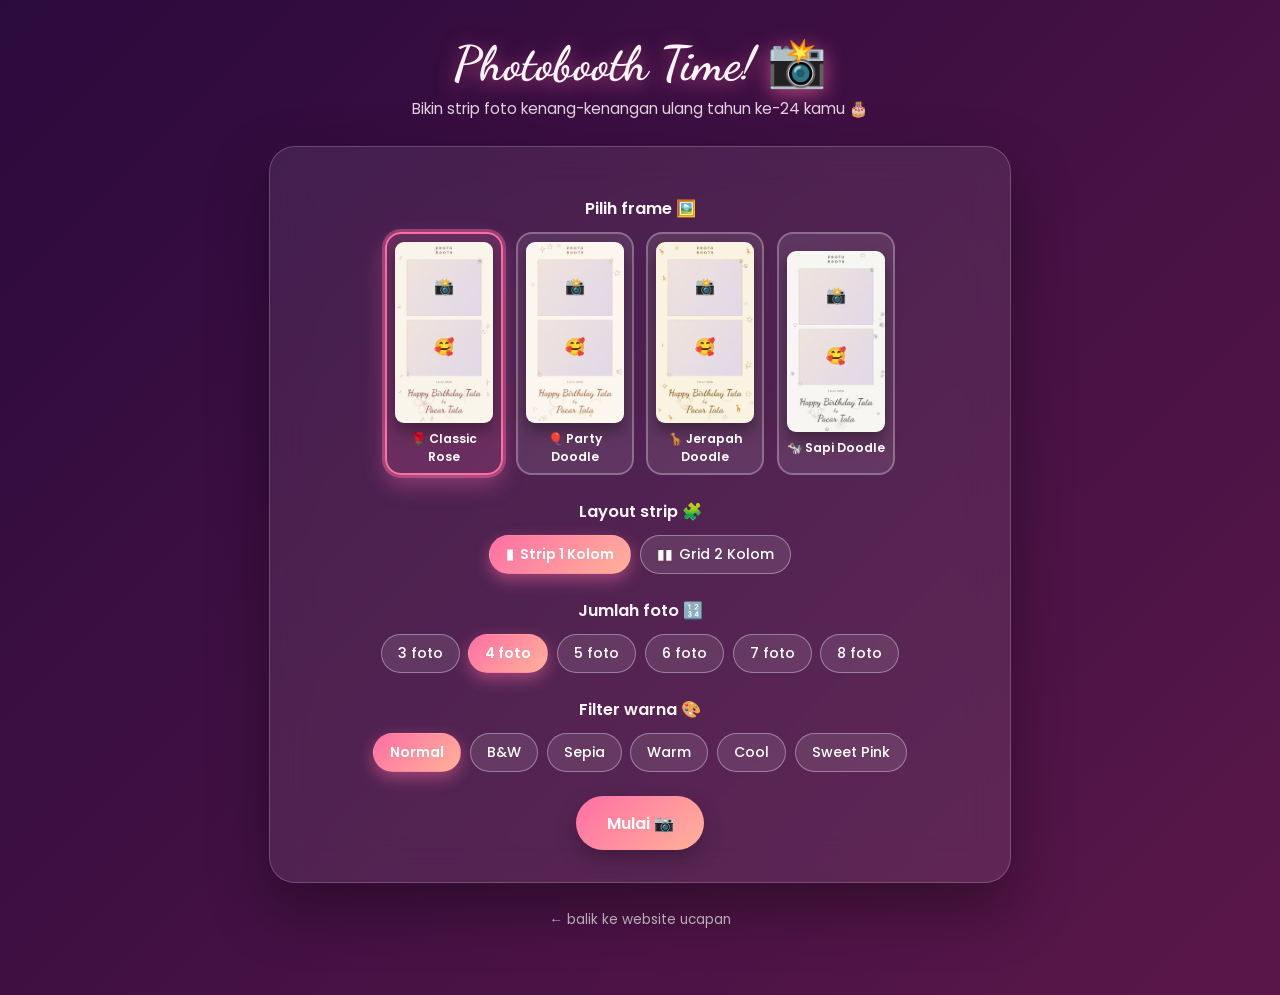
<file: photobooth.html>
<!DOCTYPE html>
<html lang="id">
<head>
<meta charset="UTF-8">
<meta name="viewport" content="width=device-width, initial-scale=1.0">
<title>Photobooth 📸 — Ulang Tahun Tata 24th</title>
<link rel="icon" href="data:image/svg+xml,<svg xmlns=%22http://www.w3.org/2000/svg%22 viewBox=%220 0 100 100%22><text y=%22.9em%22 font-size=%2290%22>%F0%9F%93%B8</text></svg>">
<link rel="preconnect" href="https://fonts.googleapis.com">
<link rel="preconnect" href="https://fonts.gstatic.com" crossorigin>
<link href="https://fonts.googleapis.com/css2?family=Poppins:wght@400;500;600;700;800&family=Dancing+Script:wght@600;700&display=swap" rel="stylesheet">
<style>
:root {
  --pink: #ff6fa5;
  --pink-soft: #ffb199;
  --lilac: #d291ff;
}

* { box-sizing: border-box; }

html, body {
  margin: 0;
  padding: 0;
  min-height: 100vh;
}

body {
  font-family: 'Poppins', sans-serif;
  color: #fff5f8;
  background: linear-gradient(135deg, #2b0a3d, #6a1b4d, #ff6fa5, #ffb199);
  background-size: 400% 400%;
  animation: gradientShift 18s ease infinite;
}

@keyframes gradientShift {
  0% { background-position: 0% 50%; }
  50% { background-position: 100% 50%; }
  100% { background-position: 0% 50%; }
}

.bg-hearts {
  position: fixed;
  inset: 0;
  overflow: hidden;
  pointer-events: none;
  z-index: 0;
}

.bg-hearts span {
  position: absolute;
  bottom: -10%;
  opacity: 0;
  animation: floatUp linear infinite;
  filter: drop-shadow(0 0 6px rgba(255, 111, 165, 0.5));
}

@keyframes floatUp {
  0%   { transform: translateY(0) rotate(0deg); opacity: 0; }
  10%  { opacity: 0.7; }
  50%  { transform: translateY(-60vh) translateX(18px) rotate(14deg); }
  100% { transform: translateY(-115vh) translateX(-14px) rotate(-8deg); opacity: 0; }
}

.pb-page {
  position: relative;
  z-index: 1;
  max-width: 780px;
  margin: 0 auto;
  padding: 2.2rem 1.2rem 3rem;
  text-align: center;
}

.script-title {
  font-family: 'Dancing Script', cursive;
  font-size: clamp(2.1rem, 6vw, 3rem);
  margin: 0 0 0.3rem;
  text-shadow: 0 4px 20px rgba(255, 111, 165, 0.6);
}

.pb-sub {
  opacity: 0.85;
  margin: 0 0 1.6rem;
  font-size: 0.95rem;
}

.pb-card {
  background: rgba(255, 255, 255, 0.08);
  backdrop-filter: blur(20px);
  -webkit-backdrop-filter: blur(20px);
  border: 1px solid rgba(255, 255, 255, 0.2);
  border-radius: 26px;
  box-shadow: 0 25px 60px rgba(0, 0, 0, 0.35);
  padding: 1.8rem 1.6rem 2rem;
  margin-bottom: 1.4rem;
}

.hidden { display: none !important; }

.pb-group { margin-bottom: 1.5rem; }
.pb-group h3, .pb-card h3 {
  margin: 0 0 0.7rem;
  font-size: 1.02rem;
  font-weight: 600;
}
.pb-card h3 { margin-top: 1.3rem; }

.pb-chips {
  display: flex;
  flex-wrap: wrap;
  gap: 0.55rem;
  justify-content: center;
}

.pb-chip {
  border: 1.5px solid rgba(255, 255, 255, 0.35);
  background: rgba(255, 255, 255, 0.1);
  color: #fff;
  border-radius: 40px;
  padding: 0.5rem 1rem;
  font-family: 'Poppins', sans-serif;
  font-size: 0.88rem;
  font-weight: 500;
  cursor: pointer;
  transition: transform 0.15s ease, background 0.15s ease, box-shadow 0.15s ease;
  touch-action: manipulation;
  -webkit-tap-highlight-color: transparent;
}

.pb-chip:hover { transform: translateY(-2px); background: rgba(255, 255, 255, 0.18); }

.pb-chip.selected {
  background: linear-gradient(135deg, var(--pink), var(--pink-soft));
  border-color: transparent;
  box-shadow: 0 6px 16px rgba(255, 111, 165, 0.45);
  font-weight: 600;
}

.chip-icon { margin-right: 6px; }

.pb-frame-cards {
  display: flex;
  flex-wrap: wrap;
  gap: 0.8rem;
  justify-content: center;
}

.pb-frame-card {
  width: 118px;
  background: rgba(255, 255, 255, 0.09);
  border: 2px solid rgba(255, 255, 255, 0.28);
  border-radius: 16px;
  padding: 8px 8px 7px;
  cursor: pointer;
  color: #fff;
  font-family: 'Poppins', sans-serif;
  transition: transform 0.15s ease, border-color 0.15s ease, box-shadow 0.15s ease;
  touch-action: manipulation;
  -webkit-tap-highlight-color: transparent;
}

.pb-frame-card:hover { transform: translateY(-3px); }

.pb-frame-card img {
  width: 100%;
  display: block;
  border-radius: 9px;
  box-shadow: 0 8px 16px rgba(0, 0, 0, 0.35);
}

.pb-frame-card span {
  display: block;
  margin-top: 7px;
  font-size: 0.76rem;
  font-weight: 600;
}

.pb-frame-card.selected {
  border-color: var(--pink);
  background: rgba(255, 111, 165, 0.16);
  box-shadow: 0 0 0 3px rgba(255, 111, 165, 0.4), 0 10px 22px rgba(255, 111, 165, 0.35);
}

.btn {
  border: none;
  border-radius: 50px;
  font-family: 'Poppins', sans-serif;
  font-weight: 600;
  font-size: 1rem;
  padding: 0.9rem 1.9rem;
  cursor: pointer;
  color: #fff;
  background: linear-gradient(135deg, var(--pink), var(--pink-soft));
  box-shadow: 0 8px 20px rgba(0, 0, 0, 0.25);
  transition: transform 0.15s ease, box-shadow 0.15s ease;
  touch-action: manipulation;
  -webkit-tap-highlight-color: transparent;
}

.btn:hover { transform: translateY(-3px) scale(1.03); box-shadow: 0 12px 28px rgba(255, 111, 165, 0.5); }
.btn:active { transform: translateY(1px) scale(0.98); }
.btn.alt { background: linear-gradient(135deg, var(--lilac), var(--pink)); }
.btn.ghost {
  background: rgba(255, 255, 255, 0.14);
  box-shadow: none;
  font-size: 0.85rem;
  padding: 0.6rem 1.2rem;
}

.pb-error {
  color: #ffb3c6;
  font-size: 0.88rem;
  margin: 1rem auto 0;
  line-height: 1.55;
  max-width: 460px;
}

.pb-video-box {
  position: relative;
  width: min(100%, 540px);
  aspect-ratio: 4 / 3;
  margin: 0 auto;
  border-radius: 18px;
  overflow: hidden;
  background: #000;
  box-shadow: 0 18px 40px rgba(0, 0, 0, 0.45);
}

#pb-video {
  width: 100%;
  height: 100%;
  object-fit: cover;
  transform: scaleX(-1); /* mirror ala selfie */
}

#pb-shutter {
  margin: 0.2rem 0.5rem 0 0;
  font-size: 1.05rem;
  padding: 1rem 2.6rem;
  animation: shutterPulse 1.6s ease-in-out infinite;
}

#pb-review-img {
  position: absolute;
  inset: 0;
  width: 100%;
  height: 100%;
  object-fit: cover;
  z-index: 2;
}

#pb-review-actions {
  display: flex;
  gap: 0.6rem;
  justify-content: center;
  flex-wrap: wrap;
  margin: 0.2rem 0 0.6rem;
}

@keyframes shutterPulse {
  0%, 100% { box-shadow: 0 8px 20px rgba(0, 0, 0, 0.25); }
  50%      { box-shadow: 0 8px 30px rgba(255, 111, 165, 0.65); }
}

.pb-countdown {
  position: absolute;
  inset: 0;
  display: flex;
  align-items: center;
  justify-content: center;
  font-size: 6rem;
  font-weight: 800;
  color: #fff;
  text-shadow: 0 4px 26px rgba(0, 0, 0, 0.65);
  pointer-events: none;
}

.pb-countdown.pop { animation: cdPop 0.9s ease; }

@keyframes cdPop {
  0%   { transform: scale(1.7); opacity: 0.2; }
  30%  { transform: scale(1); opacity: 1; }
  100% { opacity: 0.85; }
}

.pb-flash {
  position: absolute;
  inset: 0;
  background: #fff;
  opacity: 0;
  pointer-events: none;
}

.pb-flash.on { animation: flashBlink 0.45s ease; }

@keyframes flashBlink {
  0%   { opacity: 0.95; }
  100% { opacity: 0; }
}

.pb-progress {
  margin: 1rem 0 0.4rem;
  font-weight: 600;
}

.pb-strip-box {
  max-height: 62vh;
  overflow: auto;
  display: flex;
  justify-content: center;
  margin-bottom: 0.6rem;
  -webkit-overflow-scrolling: touch;
}

#pb-canvas {
  width: min(66vw, 300px);
  height: auto;
  border-radius: 10px;
  box-shadow: 0 16px 36px rgba(0, 0, 0, 0.5);
}

#pb-canvas.two { width: min(84vw, 450px); }

.pb-sliders {
  display: grid;
  gap: 0.55rem;
  max-width: 420px;
  margin: 0 auto;
  text-align: left;
}

.pb-sliders label {
  display: grid;
  grid-template-columns: 7.2rem 1fr 3.2rem;
  align-items: center;
  gap: 0.6rem;
  font-size: 0.85rem;
  font-weight: 500;
}

.pb-sliders input[type="range"] {
  width: 100%;
  accent-color: var(--pink);
}

.pb-sliders output { font-size: 0.8rem; opacity: 0.85; text-align: right; }

.pb-thumbs {
  display: flex;
  flex-wrap: wrap;
  gap: 0.7rem;
  justify-content: center;
}

.pb-thumb { width: 96px; }

.pb-thumb img {
  width: 100%;
  border-radius: 8px;
  display: block;
  box-shadow: 0 6px 14px rgba(0, 0, 0, 0.35);
}

.pb-retake {
  margin-top: 5px;
  width: 100%;
  border: none;
  border-radius: 20px;
  background: rgba(255, 255, 255, 0.16);
  color: #fff;
  font-family: 'Poppins', sans-serif;
  font-size: 0.72rem;
  font-weight: 600;
  padding: 5px 4px;
  cursor: pointer;
  transition: background 0.15s ease;
  touch-action: manipulation;
}

.pb-retake:hover { background: rgba(255, 255, 255, 0.32); }

.pb-actions {
  display: flex;
  flex-wrap: wrap;
  gap: 0.7rem;
  justify-content: center;
  margin-top: 1.4rem;
}

.pb-hint {
  font-size: 0.78rem;
  opacity: 0.7;
  margin: 0.9rem auto 0;
  max-width: 420px;
  line-height: 1.5;
}

.back-link { margin-top: 0.6rem; }
.back-link a {
  color: rgba(255, 255, 255, 0.75);
  font-size: 0.85rem;
  text-decoration: none;
}
.back-link a:hover { color: #fff; text-decoration: underline; }

@media (max-width: 640px) {
  .pb-page { padding: 1.6rem 0.9rem 2.4rem; }
  .pb-card { padding: 1.4rem 1rem 1.6rem; border-radius: 20px; }
  .pb-countdown { font-size: 4.4rem; }
  #pb-canvas { width: min(78vw, 280px); }
  .pb-actions { flex-direction: column; align-items: stretch; }
  .pb-actions .btn { width: 100%; }
  .pb-thumb { width: 84px; }
  .pb-sliders label { grid-template-columns: 6rem 1fr 3rem; }
  .pb-frame-card { width: calc(50% - 0.5rem); max-width: 150px; }
  #pb-canvas.two { width: 86vw; }
}
</style>
</head>
<body>

<div class="bg-hearts" aria-hidden="true"></div>

<main class="pb-page">
  <h1 class="script-title">Photobooth Time! 📸</h1>
  <p class="pb-sub">Bikin strip foto kenang-kenangan ulang tahun ke-24 kamu 🎂</p>

  <!-- STEP 1: CONFIG -->
  <section class="pb-card" id="step-config">
    <div class="pb-group">
      <h3>Pilih frame 🖼️</h3>
      <div class="pb-frame-cards" id="pb-frames"></div>
    </div>
    <div class="pb-group">
      <h3>Layout strip 🧩</h3>
      <div class="pb-chips" id="pb-layouts"></div>
    </div>
    <div class="pb-group">
      <h3>Jumlah foto 🔢</h3>
      <div class="pb-chips" id="pb-counts"></div>
    </div>
    <div class="pb-group">
      <h3>Filter warna 🎨</h3>
      <div class="pb-chips" id="pb-filters"></div>
    </div>
    <button class="btn" id="pb-start">Mulai 📷</button>
    <p class="pb-error hidden" id="pb-error"></p>
  </section>

  <!-- STEP 2: CAPTURE -->
  <section class="pb-card hidden" id="step-capture">
    <div class="pb-video-box">
      <video id="pb-video" autoplay playsinline muted></video>
      <img id="pb-review-img" class="hidden" alt="cek hasil jepretan">
      <div class="pb-countdown" id="pb-countdown"></div>
      <div class="pb-flash" id="pb-flash"></div>
    </div>
    <p class="pb-progress" id="pb-progress"></p>
    <button class="btn hidden" id="pb-shutter">📸 Jepret!</button>
    <div id="pb-review-actions" class="hidden">
      <button class="btn" id="pb-accept">Lanjutkan ➡️</button>
      <button class="btn ghost" id="pb-redo">🔁 Take Ulang</button>
    </div>
    <button class="btn ghost" id="pb-cancel">✕ Batal</button>
  </section>

  <!-- STEP 3: RESULT -->
  <section class="pb-card hidden" id="step-result">
    <div class="pb-strip-box"><canvas id="pb-canvas"></canvas></div>

    <h3>Ganti frame 🖼️</h3>
    <div class="pb-chips" id="pb-frames-result"></div>

    <h3>Layout 🧩</h3>
    <div class="pb-chips" id="pb-layouts-result"></div>

    <h3>Filter 🎨</h3>
    <div class="pb-chips" id="pb-filters-result"></div>

    <h3>Atur warna 🎚️</h3>
    <div class="pb-sliders">
      <label>☀️ Kecerahan
        <input type="range" id="sl-bright" min="60" max="140" value="100">
        <output id="out-bright">100%</output>
      </label>
      <label>◐ Kontras
        <input type="range" id="sl-contrast" min="60" max="140" value="100">
        <output id="out-contrast">100%</output>
      </label>
      <label>🌈 Saturasi
        <input type="range" id="sl-sat" min="0" max="200" value="100">
        <output id="out-sat">100%</output>
      </label>
    </div>

    <h3>Take ulang salah satu? 🔁</h3>
    <div class="pb-thumbs" id="pb-thumbs"></div>

    <div class="pb-actions">
      <button class="btn" id="pb-save-png">Simpan PNG ⬇️</button>
      <button class="btn" id="pb-save-jpg">Simpan JPG ⬇️</button>
      <button class="btn" id="pb-save-gif">Simpan GIF 🎞️</button>
      <button class="btn alt" id="pb-again">Sesi baru 🔄</button>
    </div>
    <p class="pb-hint">GIF-nya bergerak kayak live photo — diambil dari 5 detik terakhir sebelum tiap jepretan 🎞️</p>
  </section>

  <p class="back-link"><a href="index.html">← balik ke website ucapan</a></p>
</main>

<script src="photobooth.js" defer></script>
</body>
</html>
</file>
